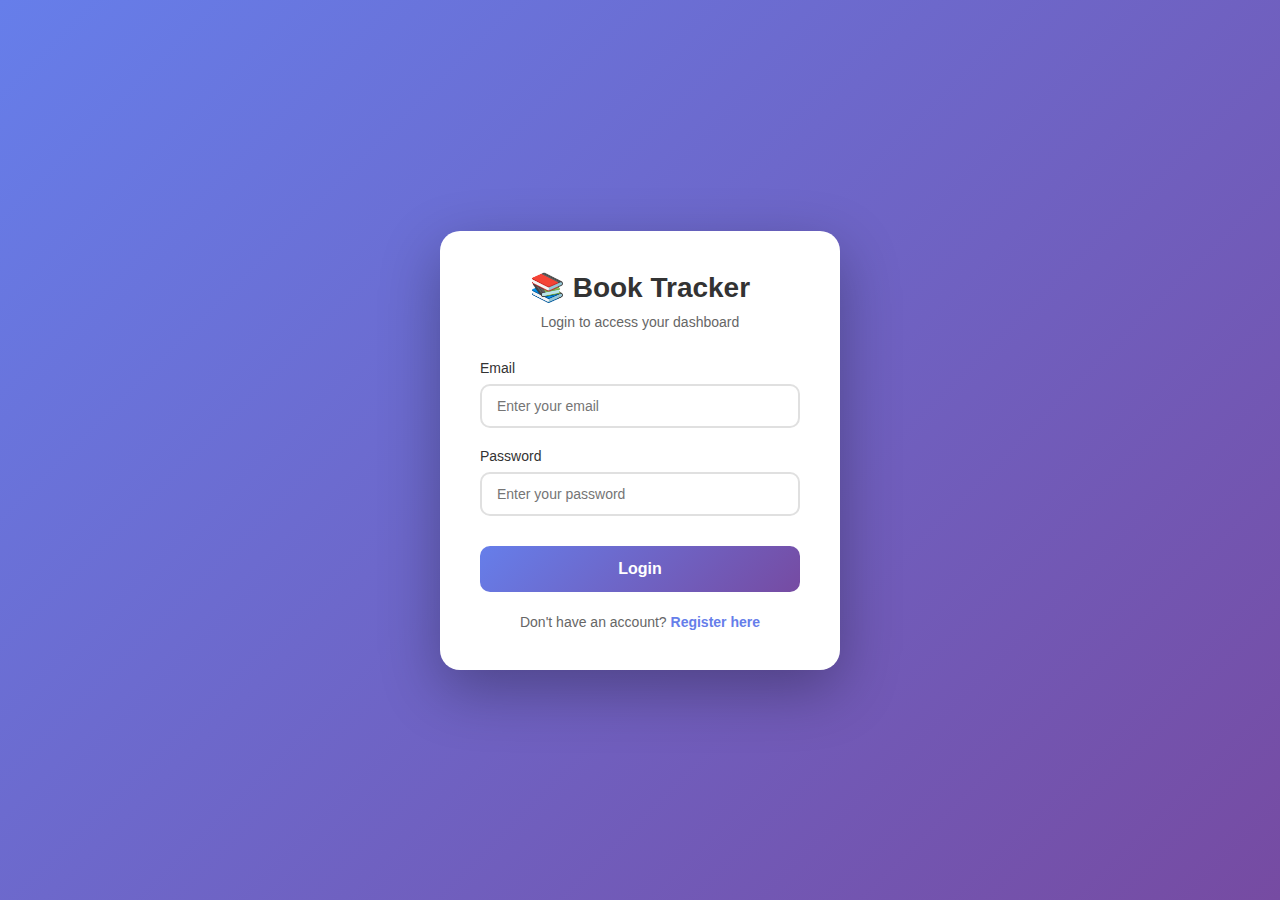
<file: FrontEnd/index.html>
<!DOCTYPE html>
<html lang="en">
<head>
  <meta charset="UTF-8">
  <meta name="viewport" content="width=device-width, initial-scale=1.0">
  <title>Dashboard</title>
  <link rel="stylesheet" href="style.css">
  <link rel="stylesheet" href="index.css">
</head>
<body>
  <header>
    <h1>My Library</h1>
    <nav>
      <a href="index.html">Dashboard</a>
      <a href="add.html">Add Book</a>
      <a href="list.html">All Books</a>
      <button onclick="logout()" class="logout-btn">Logout</button>
    </nav>
  </header>
  <main>
    <section id="dashboard">
      <h2>📚 Library Dashboard</h2>
      <div class="stats-grid">
        <div class="stat-card">
          <h3>Total Books</h3>
          <p id="total-books">0</p>
        </div>
        <div class="stat-card">
          <h3>Books Read</h3>
          <p id="books-read">0</p>
        </div>
        <div class="stat-card">
          <h3>Reading Progress</h3>
          <p id="progress">0%</p>
          <div class="progress-container">
            <div class="progress-bar" id="progress-bar"></div>
          </div>
        </div>
      </div>
      <section class="wishlist">
        <h3>📖 Wishlist</h3>
        <ul id="wishlist-list"></ul>
      </section>
    </section>
  </main>
  <script src="auth.js"></script>
  <script src="script.js"></script>
</body>
</html>
</file>
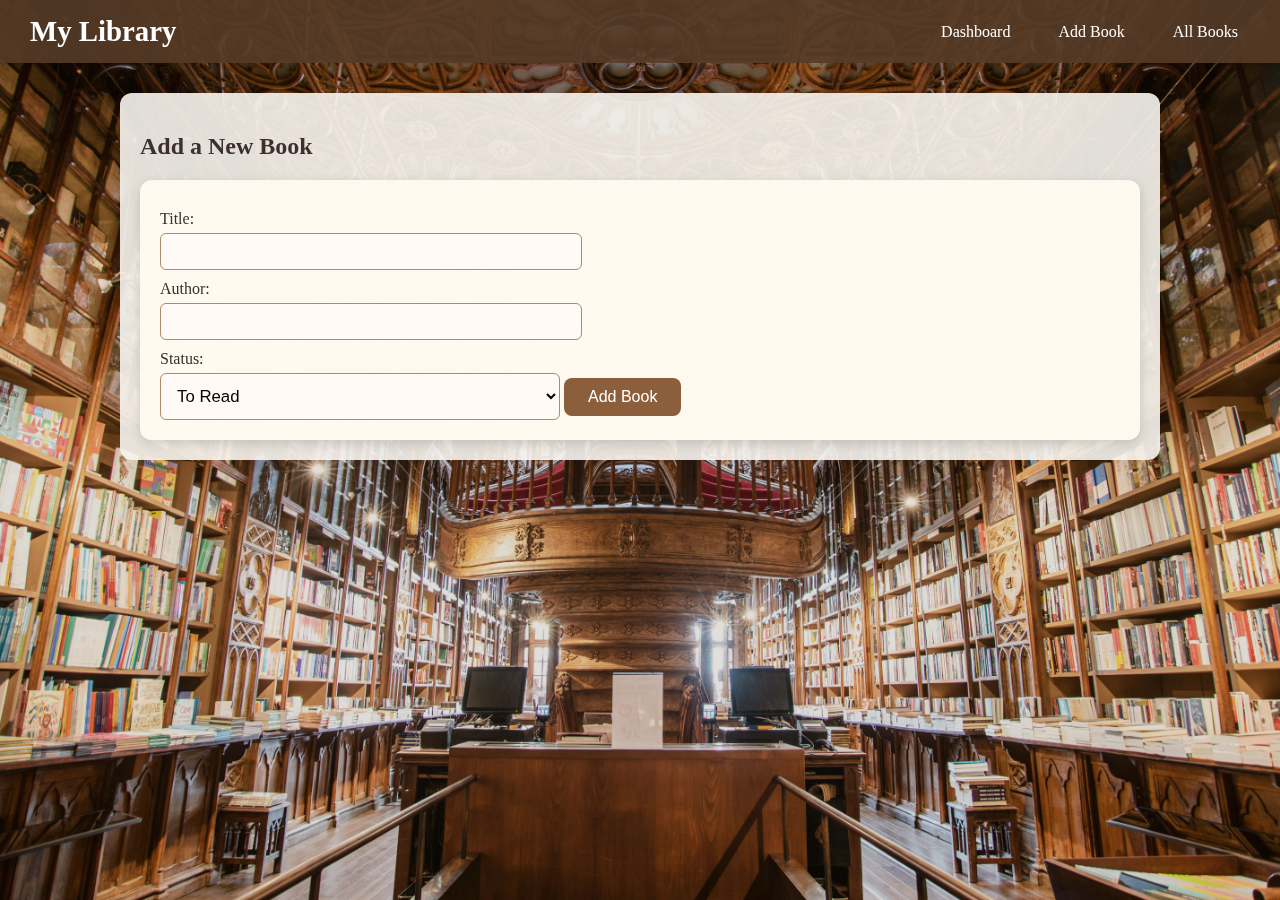
<file: FrontEnd/add.html>
<!DOCTYPE html>
<html lang="en">
<head>
  <meta charset="UTF-8">
  <meta name="viewport" content="width=device-width, initial-scale=1.0">
  <title>Add Book</title>
  <link rel="stylesheet" href="style.css">
  <link rel="stylesheet" href="add.css">
</head>
<body>
  <header>
    <h1>My Library</h1>
    <nav>
      <a href="index.html">Dashboard</a>
      <a href="add.html">Add Book</a>
      <a href="list.html">All Books</a>
    </nav>
  </header>

  <main>
    <h2>Add a New Book</h2>
    <form id="add-book-form">
      <label for="title">Title:</label>
      <input type="text" id="title" required>

      <label for="author">Author:</label>
      <input type="text" id="author" required>

      <label for="status">Status:</label>
      <select id="status">
        <option value="To Read">To Read</option>
        <option value="Reading">Reading</option>
        <option value="Finished">Finished</option>
      </select>

      <button type="submit">Add Book</button>
    </form>
  </main>

  <script src="script.js"></script>
</body>
</html>
</file>
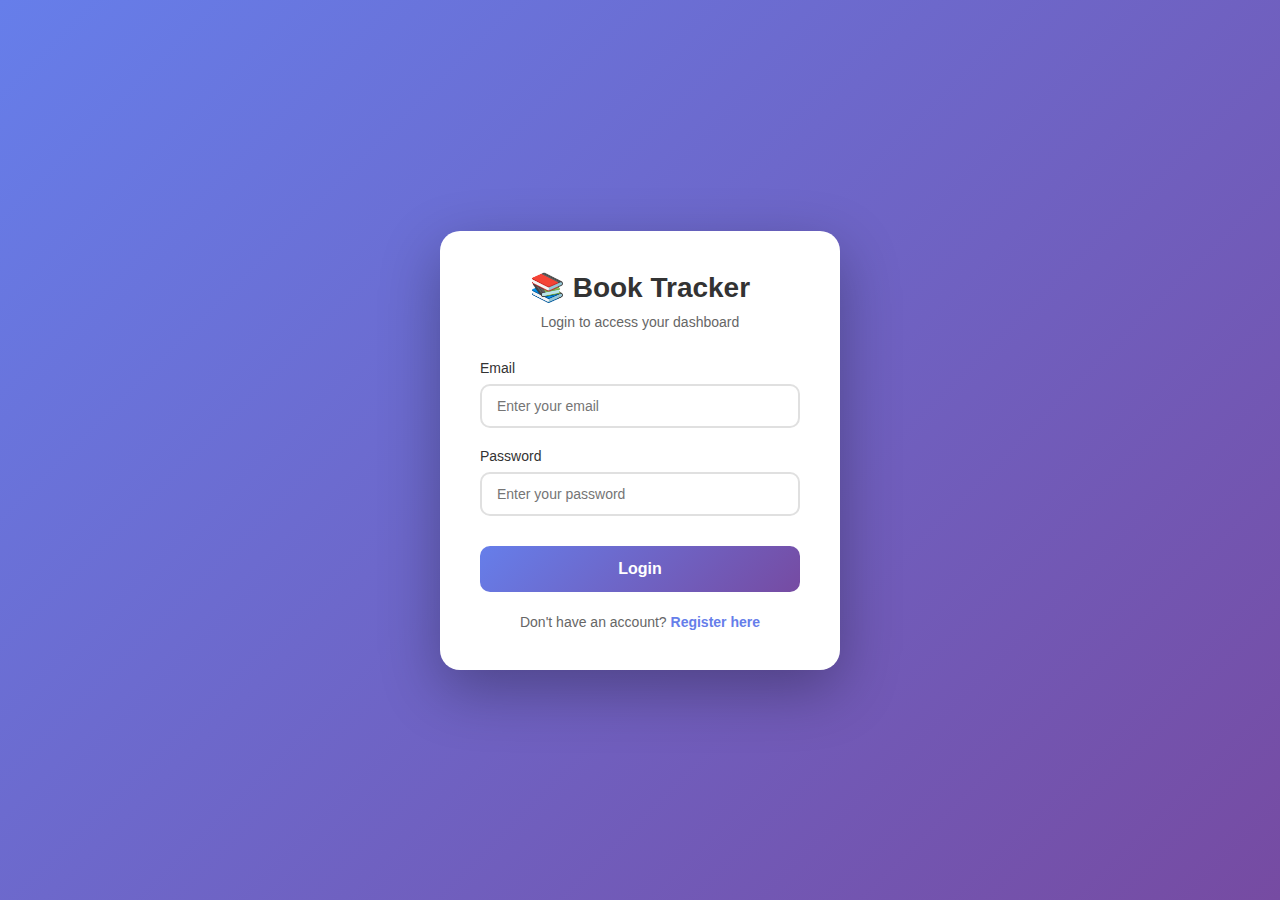
<file: FrontEnd/list.html>
<!DOCTYPE html>
<html lang="en">
<head>
  <meta charset="UTF-8">
  <meta name="viewport" content="width=device-width, initial-scale=1.0">
  <title>All Books</title>
  <link rel="stylesheet" href="style.css">
  <link rel="stylesheet" href="list.css">
</head>
<body>
  <header>
    <h1>My Library</h1>
    <nav>
      <a href="index.html">Dashboard</a>
      <a href="add.html">Add Book</a>
      <a href="list.html">All Books</a>
      <button onclick="logout()" class="logout-btn">Logout</button>
    </nav>
  </header>
  <main>
    <h2>All Books</h2>
    <label for="filter-status">Filter by status:</label>
    <select id="filter-status">
      <option value="All">All</option>
      <option value="To Read">To Read</option>
      <option value="Reading">Reading</option>
      <option value="Finished">Finished</option>
    </select>
    <table id="books-table">
      <thead>
        <tr>
          <th>Title</th>
          <th>Author</th>
          <th>Status</th>
          <th>Actions</th>
        </tr>
      </thead>
      <tbody></tbody>
    </table>
  </main>
  <script src="auth.js"></script>
  <script src="script.js"></script>
</body>
</html>
</file>
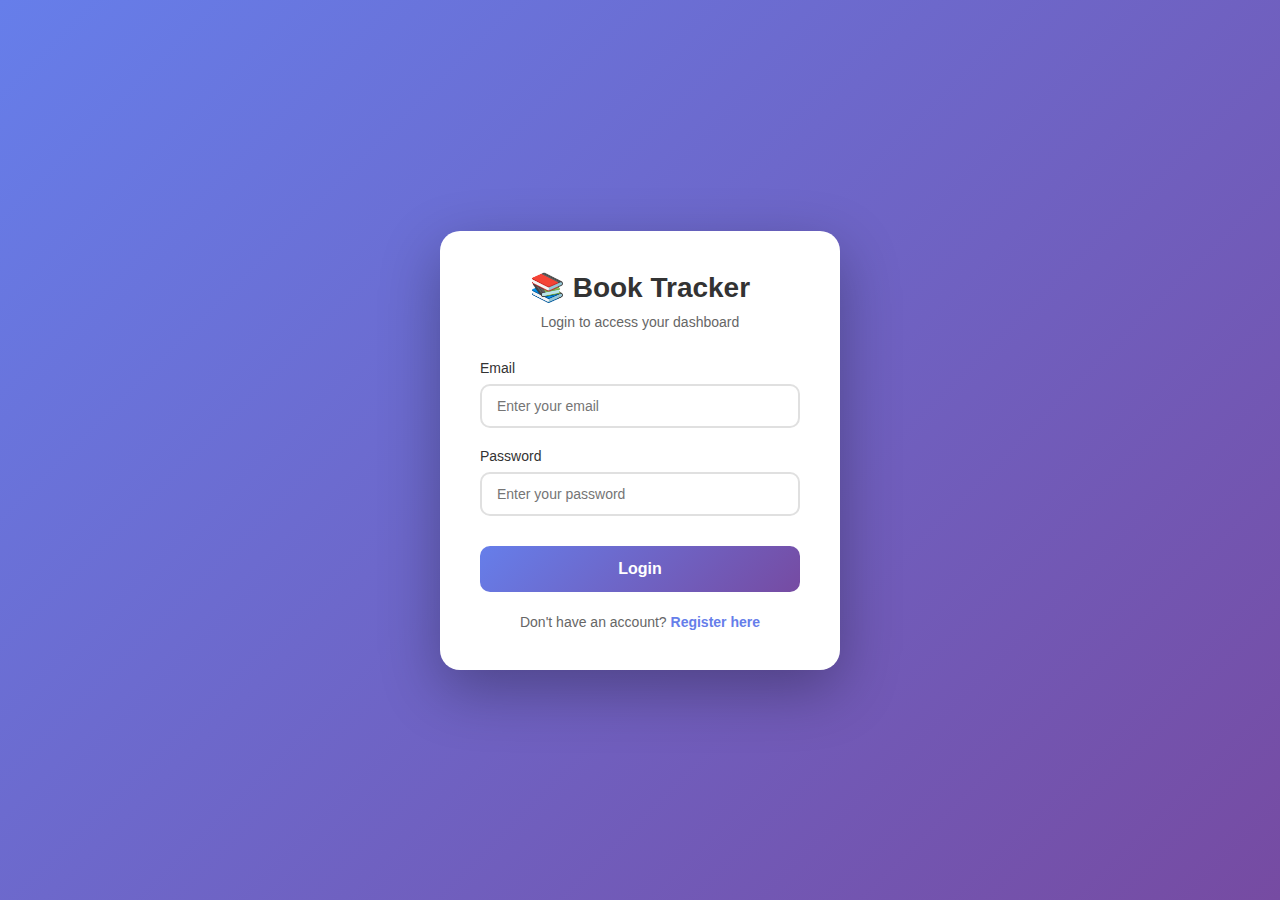
<file: FrontEnd/login.html>
<!DOCTYPE html>
<html lang="en">
<head>
  <meta charset="UTF-8">
  <meta name="viewport" content="width=device-width, initial-scale=1.0">
  <title>Login - Book Tracker</title>
  <style>
    * {
      margin: 0;
      padding: 0;
      box-sizing: border-box;
    }

    body {
      font-family: 'Segoe UI', Tahoma, Geneva, Verdana, sans-serif;
      background: linear-gradient(135deg, #667eea 0%, #764ba2 100%);
      display: flex;
      justify-content: center;
      align-items: center;
      min-height: 100vh;
      padding: 20px;
    }

    .login-container {
      background: white;
      padding: 40px;
      border-radius: 20px;
      box-shadow: 0 20px 60px rgba(0,0,0,0.3);
      width: 100%;
      max-width: 400px;
      animation: slideIn 0.5s ease;
    }

    @keyframes slideIn {
      from { opacity: 0; transform: translateY(-30px); }
      to   { opacity: 1; transform: translateY(0); }
    }

    h1 {
      text-align: center;
      color: #333;
      margin-bottom: 10px;
      font-size: 28px;
    }

    .subtitle {
      text-align: center;
      color: #666;
      margin-bottom: 30px;
      font-size: 14px;
    }

    .form-group {
      margin-bottom: 20px;
    }

    label {
      display: block;
      margin-bottom: 8px;
      color: #333;
      font-weight: 500;
      font-size: 14px;
    }

    input {
      width: 100%;
      padding: 12px 15px;
      border: 2px solid #e0e0e0;
      border-radius: 10px;
      font-size: 14px;
      transition: all 0.3s;
    }

    input:focus {
      outline: none;
      border-color: #667eea;
      box-shadow: 0 0 0 3px rgba(102, 126, 234, 0.1);
    }

    .btn-login {
      width: 100%;
      padding: 14px;
      background: linear-gradient(135deg, #667eea 0%, #764ba2 100%);
      color: white;
      border: none;
      border-radius: 10px;
      font-size: 16px;
      font-weight: 600;
      cursor: pointer;
      transition: transform 0.2s;
      margin-top: 10px;
    }

    .btn-login:hover {
      transform: translateY(-2px);
      box-shadow: 0 10px 20px rgba(102, 126, 234, 0.3);
    }

    .btn-login:active {
      transform: translateY(0);
    }

    .error-msg {
      background: #fee;
      color: #c33;
      padding: 12px;
      border-radius: 8px;
      margin-bottom: 20px;
      font-size: 14px;
      display: none;
      border-left: 4px solid #c33;
    }

    .error-msg.show {
      display: block;
      animation: shake 0.5s;
    }

    @keyframes shake {
      0%, 100% { transform: translateX(0); }
      25%      { transform: translateX(-10px); }
      75%      { transform: translateX(10px); }
    }

    .back-link {
      text-align: center;
      margin-top: 22px;
      font-size: 14px;
      color: #666;
    }

    .back-link a {
      color: #667eea;
      text-decoration: none;
      font-weight: 600;
    }

    .back-link a:hover {
      text-decoration: underline;
    }
  </style>
</head>
<body>
  <div class="login-container">
    <h1>📚 Book Tracker</h1>
    <p class="subtitle">Login to access your dashboard</p>
    
    <div id="error-msg" class="error-msg"></div>

    <form id="login-form">
      <div class="form-group">
        <label for="username">Email</label>
        <input type="text" id="username" placeholder="Enter your email" required autocomplete="off">
      </div>
      <div class="form-group">
        <label for="password">Password</label>
        <input type="password" id="password" placeholder="Enter your password" required>
      </div>
      <button type="submit" class="btn-login">Login</button>
    </form>

    <p class="back-link">Don't have an account? <a href="register.html">Register here</a></p>
  </div>

  <script src="auth.js"></script>
</body>
</html>
</file>
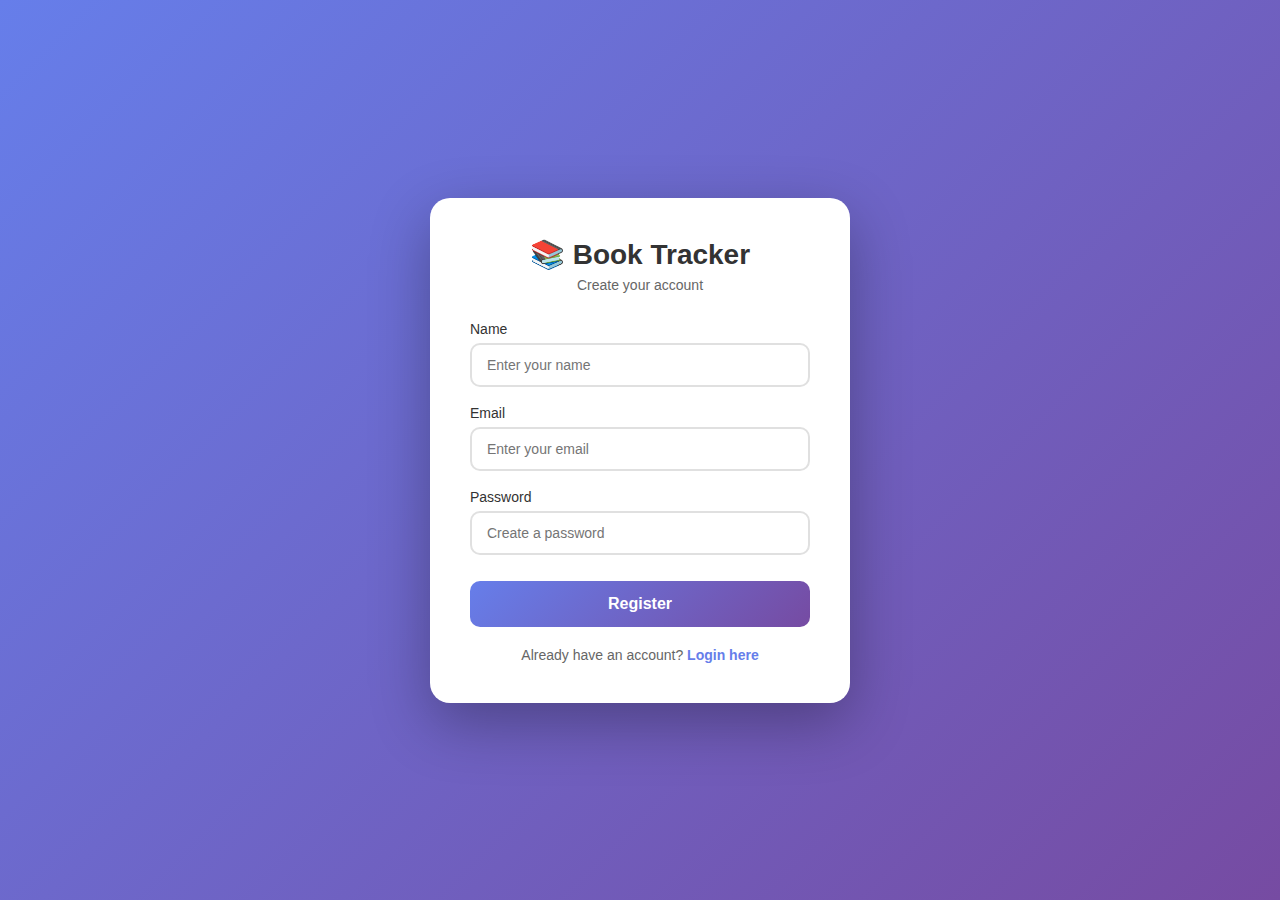
<file: FrontEnd/register.html>
<!DOCTYPE html>
<html lang="en">
<head>
  <meta charset="UTF-8">
  <meta name="viewport" content="width=device-width, initial-scale=1.0">
  <title>Register - Book Tracker</title>
  <style>
    * {
      margin: 0;
      padding: 0;
      box-sizing: border-box;
    }

    body {
      font-family: 'Segoe UI', Tahoma, Geneva, Verdana, sans-serif;
      background: linear-gradient(135deg, #667eea 0%, #764ba2 100%);
      display: flex;
      justify-content: center;
      align-items: center;
      min-height: 100vh;
      padding: 20px;
    }

    .login-container {
      background: white;
      padding: 40px;
      border-radius: 20px;
      box-shadow: 0 20px 60px rgba(0,0,0,0.3);
      width: 100%;
      max-width: 420px;
      animation: slideIn 0.5s ease;
    }

    @keyframes slideIn {
      from { opacity: 0; transform: translateY(-30px); }
      to   { opacity: 1; transform: translateY(0); }
    }

    h1 {
      text-align: center;
      color: #333;
      margin-bottom: 6px;
      font-size: 28px;
    }

    .subtitle {
      text-align: center;
      color: #666;
      margin-bottom: 28px;
      font-size: 14px;
    }

    .form-group {
      margin-bottom: 18px;
    }

    label {
      display: block;
      margin-bottom: 6px;
      color: #333;
      font-weight: 500;
      font-size: 14px;
    }

    input {
      width: 100%;
      padding: 12px 15px;
      border: 2px solid #e0e0e0;
      border-radius: 10px;
      font-size: 14px;
      transition: all 0.3s;
    }

    input:focus {
      outline: none;
      border-color: #667eea;
      box-shadow: 0 0 0 3px rgba(102, 126, 234, 0.1);
    }

    .btn-login {
      width: 100%;
      padding: 14px;
      background: linear-gradient(135deg, #667eea 0%, #764ba2 100%);
      color: white;
      border: none;
      border-radius: 10px;
      font-size: 16px;
      font-weight: 600;
      cursor: pointer;
      transition: transform 0.2s;
      margin-top: 8px;
    }

    .btn-login:hover {
      transform: translateY(-2px);
      box-shadow: 0 10px 20px rgba(102, 126, 234, 0.3);
    }

    .btn-login:active {
      transform: translateY(0);
    }

    .error-msg {
      background: #fee;
      color: #c33;
      padding: 12px;
      border-radius: 8px;
      margin-bottom: 20px;
      font-size: 14px;
      display: none;
      border-left: 4px solid #c33;
    }

    .error-msg.show {
      display: block;
      animation: shake 0.5s;
    }

    @keyframes shake {
      0%, 100% { transform: translateX(0); }
      25%      { transform: translateX(-10px); }
      75%      { transform: translateX(10px); }
    }

    .back-link {
      text-align: center;
      margin-top: 20px;
      font-size: 14px;
      color: #666;
    }

    .back-link a {
      color: #667eea;
      text-decoration: none;
      font-weight: 600;
    }

    .back-link a:hover {
      text-decoration: underline;
    }
  </style>
</head>
<body>
  <div class="login-container">
    <h1>📚 Book Tracker</h1>
    <p class="subtitle">Create your account</p>

    <div id="error-msg" class="error-msg"></div>

    <form id="register-form">
      <div class="form-group">
        <label for="reg-name">Name</label>
        <input type="text" id="reg-name" placeholder="Enter your name" required autocomplete="off">
      </div>
      <div class="form-group">
        <label for="reg-email">Email</label>
        <input type="email" id="reg-email" placeholder="Enter your email" required autocomplete="off">
      </div>
      <div class="form-group">
        <label for="reg-password">Password</label>
        <input type="password" id="reg-password" placeholder="Create a password" required>
      </div>
      <button type="submit" class="btn-login">Register</button>
    </form>

    <p class="back-link">Already have an account? <a href="login.html">Login here</a></p>
  </div>

  <script src="auth.js"></script>
</body>
</html>
</file>
<file: FrontEnd/style.css>
/* Sfond librarie */
body {
  font-family: 'Georgia', 'Times New Roman', serif;
  margin: 0;
  padding: 0;
  min-height: 100vh; 
  color: #3b2f2f;
  background: url('library-background.jpg') no-repeat center center fixed;
  background-size: cover;
  position: relative;
}

body::before {
  content: '';
  position: fixed;
  top:0; left:0;
  width:100%; height:100%;
  background: rgba(60,40,20,0.15);
  z-index: -1;
}


/* Header */
header {
  background-color: rgba(85, 60, 40, 0.9);
  color: #ffffff;
  padding: 15px 30px;
  display: flex;
  justify-content: space-between;
  align-items: center;
}

header h1 {
  margin:0;
  font-size: 1.8rem;
}

nav a {
  color: #ffffff;
  text-decoration: none;
  margin-left: 20px;
  padding: 6px 12px;
  border-radius: 5px;
  transition: background 0.3s;
}

nav a:hover {
  background-color: rgba(240,220,200,0.3);
}


/* Main content */
main {
  max-width: 1000px;
  margin: 30px auto;
  padding: 20px;
  background: rgba(248,245,240,0.9);
  border-radius: 12px;
}


/* Dashboard */
.stats-grid {
  display: grid;
  grid-template-columns: repeat(auto-fit,minmax(150px,1fr));
  gap: 20px;
  margin-bottom: 25px;
}

.stat-card {
  background: rgba(248,245,240,0.95);
  padding: 15px;
  border-radius: 10px;
  text-align: center;
  box-shadow: 0 4px 8px rgba(0,0,0,0.15);
  font-weight: 600;
}

/* Progress bar */
/*Kjo është ajo fleta ku shfaqet barra e progresit.*/ 
.progress-container {
  width: 100%;
  background: rgba(200,180,150,0.3);
  border-radius: 12px;
  height: 25px;
  overflow: hidden;
  margin-bottom: 20px;
  position: relative;
}
/*Kjo është pjesa që zgjatet kur rritet progresi.*/

.progress-bar {
  height: 100%;
  background-color: #6c4b3e;
  width: 0%;
  border-radius: 12px;
  transition: width 0.5s ease;
}

.progress-perc {
  position: absolute;
  right: 10px;
  top: 0;
  height: 100%;
  display: flex;
  align-items: center;
  font-weight: 600;
  color: #fff;
}


/* Formularët */
form label {
  display:block;
  margin-top:10px;
  font-weight: 500;
}

form input, form select {
  padding:10px;
  width:100%;
  max-width:400px;
  margin-top:5px;
  border:1px solid #b08b68;
  border-radius:6px;
  background-color:#fffaf5;
}

/* Vetëm butoni Add Book */
button.add-btn {
  background-color: #8B5E3C; /* kafe */
  color: #fff;
  border: none;
  border-radius: 25px;
  padding: 12px 30px;
  font-size: 1.1rem;
  font-weight: 600;
  cursor: pointer;
  box-shadow: 0 6px 12px rgba(0,0,0,0.25);
  transition: all 0.3s ease;
  text-transform: uppercase;
  margin-top: 15px;
}

button.add-btn:hover {
  background-color: #6F4A2B;
  transform: scale(1.08);
  box-shadow: 0 8px 16px rgba(0,0,0,0.3);
}


/* Tabela librash */
table {
  width:100%;
  border-collapse: separate;
  border-spacing: 0 5px; /* pak hapësirë midis rreshtave */
  margin-top:20px;
  box-shadow:0 2px 10px rgba(0,0,0,0.2);
  border-radius: 10px;
  overflow: hidden;
}

th, td {
  padding:12px;
  text-align:left;
  font-family: inherit;
}

th {
  background-color:#6d4c41;
  color:#f8f5f0;
  font-weight:600;
}

tr:nth-child(even) {
  background-color: rgba(240,220,200,0.4);
}

tr:hover {
  background-color: rgba(210,180,150,0.6);
}

/* Ngjyra sipas statusit  */
td.status-ToRead { 
  color: #a86524;  /* kafe e artë e ngrohtë */
  font-weight: 600;
  font-family: 'Georgia', serif;
  text-shadow: 0 1px 1px rgba(0,0,0,0.1);
}

td.status-Reading { 
  color: #406a91;  /* blu e butë librarie */
  font-weight: 600;
  font-family: 'Georgia', serif;
  text-shadow: 0 1px 1px rgba(0,0,0,0.1);
}

td.status-Finished { 
  color: #2f7a4d;  /* jeshile ulliri e qetë */
  font-weight: 600;
  font-family: 'Georgia', serif;
  text-shadow: 0 1px 1px rgba(0,0,0,0.1);
}

/* Butonat Edit / Delete */
button.edit-btn {
  background-color: #b48a65;  /* kafe e butë */
  color: #fff;
  border: none;
  border-radius: 8px;
  padding: 8px 16px;
  cursor: pointer;
  font-weight: 500;
  transition: all 0.3s ease;
}

button.edit-btn:hover {
  background-color: #9c724f; /* pak më e errët */
  transform: scale(1.05);
  box-shadow: 0 3px 8px rgba(0,0,0,0.25);
}

button.delete-btn {
  background-color: #7b3f00; /* kafe e errët me nuancë tullë */
  color: #fff;
  border: none;
  border-radius: 8px;
  padding: 8px 16px;
  cursor: pointer;
  font-weight: 500;
  transition: all 0.3s ease;
}

button.delete-btn:hover {
  background-color: #5c2d00; /* më e thellë në hover */
  transform: scale(1.05);
  box-shadow: 0 3px 8px rgba(0,0,0,0.25);
}

/* Responsive */
@media(max-width:600px){
  .stats-grid { grid-template-columns: 1fr; }
  nav a { margin-left: 10px; padding:5px 8px; font-size:0.9rem; }
}
/* Wishlist Section */
.wishlist {
  margin-top: 30px;
  background: rgba(255, 255, 255, 0.95);
  padding: 15px 20px;
  border-radius: 12px;
  box-shadow: 0 3px 8px rgba(0,0,0,0.15);
}

.wishlist h3 {
  color: #4b2e05;
  margin-bottom: 10px;
  border-bottom: 2px solid #c4a484;
  padding-bottom: 5px;
}

#wishlist-list {
  list-style: none;
  padding: 0;
  margin: 0;
}

#wishlist-list li {
  padding: 8px 10px;
  margin-bottom: 8px;
  border-radius: 8px;
  background: rgba(210,180,150,0.3);
  font-weight: 500;
}
/* ===============================
   Edit Modal Styles
   =============================== */
.modal {
  display: none;
  position: fixed;
  z-index: 1000;
  left: 0;
  top: 0;
  width: 100%;
  height: 100%;
  background-color: rgba(0, 0, 0, 0.5);
}

.modal-content {
  background-color: #fff;
  margin: 10% auto;
  padding: 30px;
  border-radius: 10px;
  width: 90%;
  max-width: 500px;
  box-shadow: 0 4px 20px rgba(0, 0, 0, 0.3);
}

.close {
  color: #aaa;
  float: right;
  font-size: 28px;
  font-weight: bold;
  cursor: pointer;
}

.close:hover,
.close:focus {
  color: #000;
}

#edit-form label {
  display: block;
  margin-top: 15px;
  font-weight: bold;
  color: #333;
}

#edit-form input,
#edit-form select {
  width: 100%;
  padding: 10px;
  margin-top: 5px;
  border: 1px solid #ddd;
  border-radius: 5px;
  font-size: 16px;
}

.modal-buttons {
  display: flex;
  gap: 10px;
  margin-top: 20px;
}

.save-btn,
.cancel-btn {
  flex: 1;
  padding: 12px;
  border: none;
  border-radius: 5px;
  font-size: 16px;
  cursor: pointer;
  transition: background-color 0.3s;
}

.save-btn {
  background-color: #4CAF50;
  color: white;
}

.save-btn:hover {
  background-color: #45a049;
}

.cancel-btn {
  background-color: #f44336;
  color: white;
}

.cancel-btn:hover {
  background-color: #da190b;
}

/* ===============================
   Toast Notifications
   =============================== */
.toast {
  position: fixed;
  top: 20px;
  right: 20px;
  background-color: #4CAF50;
  color: white;
  padding: 16px 24px;
  border-radius: 8px;
  box-shadow: 0 4px 12px rgba(0,0,0,0.3);
  font-size: 1rem;
  font-weight: 500;
  z-index: 9999;
  animation: slideIn 0.3s ease-out forwards;
  opacity: 1;
}

.toast.success {
  background-color: #4CAF50;
}

.toast.error {
  background-color: #f44336;
}

.toast.warning {
  background-color: #ff9800;
}

@keyframes slideIn {
  from {
    transform: translateX(400px);
    opacity: 1;
  }
  to {
    transform: translateX(0);
    opacity: 1;
  }
}

@keyframes slideOut {
  from {
    transform: translateX(0);
    opacity: 1;
  }
  to {
    transform: translateX(400px);
    opacity: 1;
  }
}

/* Toast close button */
.toast {
  display: flex;
  align-items: center;
  justify-content: space-between;
  gap: 15px;
  min-width: 250px;
}

.toast-close {
  font-size: 24px;
  font-weight: bold;
  cursor: pointer;
  opacity: 0.7;
  transition: opacity 0.2s;
  line-height: 1;
  padding-left: 10px;
}

.toast-close:hover {
  opacity: 1;
}

/* Logout Button */
.logout-btn {
  background-color: #7b3f00;
  color: #fff;
  border: none;
  border-radius: 8px;
  padding: 8px 16px;
  cursor: pointer;
  font-weight: 500;
  margin-left: 20px;
  transition: all 0.3s ease;
  font-size: 0.9rem;
}

.logout-btn:hover {
  background-color: #5c2d00;
  transform: scale(1.05);
}
</file>
<file: FrontEnd/index.css>
/* index.css - CSS i veçantë për Dashboard */
.stats-grid {
  border: 2px solid #6c4b3e;
  padding: 15px;
  border-radius: 12px;
}

.stat-card {
  background-color: rgba(255, 250, 240, 0.95);
  color: #3b2f2f;
}

.progress-container {
  border: 1px solid #6c4b3e;
}

#wishlist-list li {
  background: rgba(255, 235, 200, 0.4);
  font-style: italic;
}
</file>
<file: FrontEnd/add.css>
/* add.css - CSS i veçantë për Add Book */
form {
  background-color: rgba(255, 250, 240, 0.95);
  padding: 20px;
  border-radius: 12px;
  box-shadow: 0 4px 12px rgba(0,0,0,0.15);
}

form select {
  font-size: 1.05rem;
  padding: 12px;
  height: auto;
}

button[type="submit"] {
  background-color: #8B5E3C;
  color: #fff;
  font-size: 1rem;
  padding: 10px 24px;
  border-radius: 8px;
  cursor: pointer;
  border: none;
}

button[type="submit"]:hover {
  background-color: #6F4A2B;
  transform: scale(1.05);
}
</file>
<file: FrontEnd/list.css>
/* list.css - CSS i veçantë për tabelën e librave */
table {
  box-shadow: 0 4px 12px rgba(0,0,0,0.25);
}

th {
  background-color: #5c3b2e;
}

tr:hover {
  background-color: rgba(180,150,120,0.6);
}

td.status-ToRead {
  font-weight: bold;
}

td.status-Reading {
  font-style: italic;
}

td.status-Finished {
  text-decoration: underline;
}
</file>
